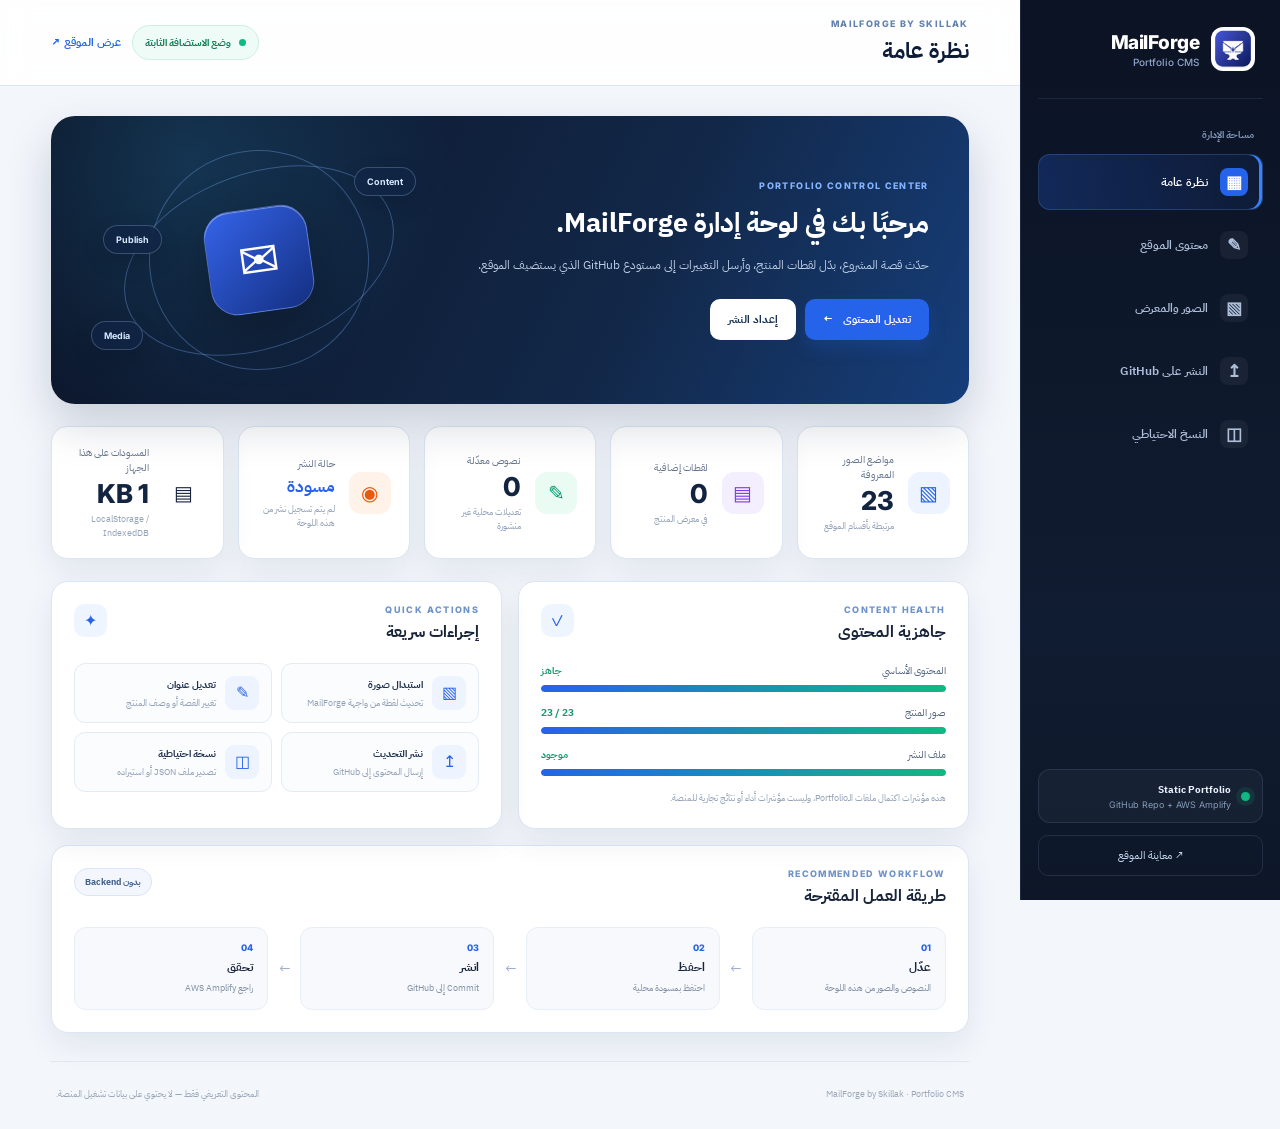
<file: admin.html>
<!doctype html>
<html lang="ar" dir="rtl">
<head>
  <meta charset="utf-8">
  <meta name="viewport" content="width=device-width, initial-scale=1">
  <meta name="theme-color" content="#0A0F1D">
  <title>لوحة إدارة MailForge Portfolio</title>
  <link rel="icon" type="image/png" href="assets/mailforge-logo.png">
  <link rel="preconnect" href="https://fonts.googleapis.com">
  <link rel="preconnect" href="https://fonts.gstatic.com" crossorigin>
  <link href="https://fonts.googleapis.com/css2?family=IBM+Plex+Sans+Arabic:wght@400;500;600;700&family=Inter:wght@400;500;600;700;800&display=swap" rel="stylesheet">
  <link rel="stylesheet" href="admin-dashboard.css">
</head>
<body>
  <div class="admin-shell">
    <aside class="sidebar" id="sidebar">
      <a class="side-brand" href="index.html">
        <img src="assets/mailforge-logo.png" alt="MailForge logo">
        <span><b>MailForge</b><small>Portfolio CMS</small></span>
      </a>
      <div class="side-label">مساحة الإدارة</div>
      <nav class="side-nav" aria-label="قائمة الإدارة">
        <button class="nav-item active" data-view="overview"><span>▦</span> نظرة عامة</button>
        <button class="nav-item" data-view="content"><span>✎</span> محتوى الموقع</button>
        <button class="nav-item" data-view="media"><span>▧</span> الصور والمعرض</button>
        <button class="nav-item" data-view="publish"><span>↥</span> النشر على GitHub</button>
        <button class="nav-item" data-view="backup"><span>◫</span> النسخ الاحتياطي</button>
      </nav>
      <div class="sidebar-bottom">
        <div class="storage-mini"><span class="pulse-dot"></span><div><b>Static Portfolio</b><small>GitHub Repo + AWS Amplify</small></div></div>
        <a href="index.html" class="view-site">↗ معاينة الموقع</a>
      </div>
    </aside>

    <main class="admin-main">
      <header class="topbar">
        <button class="mobile-menu" id="mobileMenu" aria-label="فتح القائمة">☰</button>
        <div><div class="top-kicker">MAILFORGE BY SKILLAK</div><h1 id="pageTitle">نظرة عامة</h1></div>
        <div class="top-actions">
          <span class="static-badge"><i></i> وضع الاستضافة الثابتة</span>
          <a class="top-link" href="index.html">عرض الموقع ↗</a>
        </div>
      </header>

      <div class="content-wrap">
        <section class="view-panel active" id="view-overview">
          <div class="welcome-banner">
            <div class="welcome-copy">
              <span class="eyebrow">PORTFOLIO CONTROL CENTER</span>
              <h2>مرحبًا بك في لوحة إدارة MailForge.</h2>
              <p>حدّث قصة المشروع، بدّل لقطات المنتج، وأرسل التغييرات إلى مستودع GitHub الذي يستضيف الموقع.</p>
              <div class="banner-actions"><button class="btn btn-primary" data-go="content">تعديل المحتوى <b>←</b></button><button class="btn btn-light" data-go="publish">إعداد النشر</button></div>
            </div>
            <div class="welcome-art" aria-hidden="true"><div class="art-orbit orbit-one"></div><div class="art-orbit orbit-two"></div><div class="art-logo">✉</div><span class="float-chip chip-a">Content</span><span class="float-chip chip-b">Media</span><span class="float-chip chip-c">Publish</span></div>
          </div>

          <div class="stats-grid">
            <article class="stat-card"><span class="stat-icon blue">▧</span><div><small>مواضع الصور المعروفة</small><strong id="statSlots">16</strong><em>مرتبطة بأقسام الموقع</em></div></article>
            <article class="stat-card"><span class="stat-icon violet">▤</span><div><small>لقطات إضافية</small><strong id="statCustom">0</strong><em>في معرض المنتج</em></div></article>
            <article class="stat-card"><span class="stat-icon green">✎</span><div><small>نصوص معدّلة</small><strong id="statText">0</strong><em>تعديلات محلية غير منشورة</em></div></article>
            <article class="stat-card"><span class="stat-icon orange">◉</span><div><small>حالة النشر</small><strong class="status-word" id="statPublish">محلي</strong><em id="lastPublish">لم يتم تسجيل نشر من هذه اللوحة</em></div></article>
            <article class="stat-card"><span class="stat-icon cyan">▤</span><div><small>المسودات على هذا الجهاز</small><strong id="statStorage">جارٍ القياس</strong><em>LocalStorage / IndexedDB</em></div></article>
          </div>

          <div class="two-column">
            <article class="panel-card">
              <div class="card-heading"><div><span class="eyebrow">CONTENT HEALTH</span><h3>جاهزية المحتوى</h3></div><span class="heading-icon">✓</span></div>
              <div class="health-row"><span>المحتوى الأساسي</span><b id="healthText">جاهز</b></div><div class="meter"><i id="meterText"></i></div>
              <div class="health-row"><span>صور المنتج</span><b id="healthImages">16 / 16</b></div><div class="meter"><i id="meterImages"></i></div>
              <div class="health-row"><span>ملف النشر</span><b id="healthJson">موجود</b></div><div class="meter"><i id="meterJson"></i></div>
              <p class="muted-note">هذه مؤشرات اكتمال ملفات الـPortfolio، وليست مؤشرات أداء أو نتائج تجارية للمنصة.</p>
            </article>
            <article class="panel-card">
              <div class="card-heading"><div><span class="eyebrow">QUICK ACTIONS</span><h3>إجراءات سريعة</h3></div><span class="heading-icon">✦</span></div>
              <div class="quick-actions">
                <button data-go="media"><span>▧</span><b>استبدال صورة</b><small>تحديث لقطة من واجهة MailForge</small></button>
                <button data-go="content"><span>✎</span><b>تعديل عنوان</b><small>تغيير القصة أو وصف المنتج</small></button>
                <button data-go="publish"><span>↥</span><b>نشر التحديث</b><small>إرسال المحتوى إلى GitHub</small></button>
                <button data-go="backup"><span>◫</span><b>نسخة احتياطية</b><small>تصدير ملف JSON أو استيراده</small></button>
              </div>
            </article>
          </div>

          <article class="panel-card roadmap-card">
            <div class="card-heading"><div><span class="eyebrow">RECOMMENDED WORKFLOW</span><h3>طريقة العمل المقترحة</h3></div><span class="small-tag">بدون Backend</span></div>
            <div class="workflow-steps">
              <div><i>01</i><b>عدّل</b><small>النصوص والصور من هذه اللوحة</small></div><span>←</span>
              <div><i>02</i><b>احفظ</b><small>احتفظ بمسودة محلية</small></div><span>←</span>
              <div><i>03</i><b>انشر</b><small>Commit إلى GitHub</small></div><span>←</span>
              <div><i>04</i><b>تحقق</b><small>راجع AWS Amplify</small></div>
            </div>
          </article>
        </section>

        <section class="view-panel" id="view-content">
          <div class="view-intro"><div><span class="eyebrow">SITE COPY</span><h2>محتوى الموقع</h2><p>عدّل نصوص القصة والعناوين والأقسام. القيم تحفظ كمسودة في هذا المتصفح حتى تنشرها.</p></div><button class="btn btn-primary" id="saveTextDraft">حفظ المسودة</button></div>
          <div class="content-toolbar"><input type="search" id="contentSearch" placeholder="ابحث عن عنوان أو قسم…"><span id="contentCount">تحميل الحقول…</span></div>
          <div id="contentFields" class="content-fields"></div>
        </section>

        <section class="view-panel" id="view-media">
          <div class="view-intro"><div><span class="eyebrow">MEDIA LIBRARY</span><h2>الصور والمعرض</h2><p>كل صورة لها موضع معروف داخل الموقع. استبدلها دون تغيير بقية الهوية البصرية.</p></div><span class="small-tag" id="mediaCounter">23 موضعًا</span></div>
          <div class="media-guidance"><b>معيار الصور</b><span>استخدم لقطات حقيقية من MailForge. PNG أو JPG أو WEBP، بحد أقصى 8MB للصورة. سيتم ضغطها إلى WEBP قبل الحفظ.</span></div>
          <div id="mediaSlots" class="media-grid"></div>
          <article class="panel-card add-gallery-card">
            <div class="card-heading"><div><span class="eyebrow">CUSTOM GALLERY</span><h3>إضافة لقطة شاشة جديدة</h3><p>أضف شاشة جديدة إلى معرض المنتج دون تعديل الكود.</p></div><span class="heading-icon">＋</span></div>
            <div class="add-gallery-form">
              <label>عنوان الصورة<input id="newImageTitle" type="text" maxlength="80" placeholder="مثال: إعدادات فريق العمل"></label>
              <label>وصف مختصر<input id="newImageCaption" type="text" maxlength="160" placeholder="ما الذي توضحه هذه الشاشة؟"></label>
              <label class="upload-drop"><input id="newImageFile" type="file" accept="image/png,image/jpeg,image/webp"><span>＋</span><b>اختر لقطة شاشة</b><small>PNG / JPG / WEBP — حتى 8MB</small></label>
              <button class="btn btn-primary" id="addGalleryImage">إضافة إلى المعرض</button>
            </div>
            <div id="customMediaList" class="custom-media-list"></div>
          </article>
        </section>

        <section class="view-panel" id="view-publish">
          <div class="view-intro"><div><span class="eyebrow">AWS AMPLIFY DELIVERY</span><h2>النشر والتخزين</h2><p>الموقع ثابت، ومستودع GitHub هو مكان حفظ الملفات والصور. لا تحتاج إلى خادم خاص لهذا الـPortfolio.</p></div><span class="small-tag">Static + GitHub</span></div>
          <div class="architecture-banner"><div class="arch-node"><b>GitHub Repository</b><small>Source · Images · Content · Version History</small></div><span>→</span><div class="arch-node active"><b>AWS Amplify Hosting</b><small>Static Hosting · Git Integration · Auto Deploy</small></div></div>
          <div class="panel-card github-settings">
            <div class="card-heading"><div><span class="eyebrow">REPOSITORY SETTINGS</span><h3>إعداد مستودع GitHub</h3><p>أدخل بيانات المستودع الذي يحتوي على index.html وملفات الموقع.</p></div><span class="heading-icon">⌘</span></div>
            <div class="github-form">
              <label>اسم المستخدم أو المؤسسة<input id="ghOwner" type="text" autocomplete="off" placeholder="MailforgeSkillak"></label>
              <label>اسم المستودع<input id="ghRepo" type="text" autocomplete="off" placeholder="MailForge_Portfolio"></label>
              <label>الفرع<input id="ghBranch" type="text" value="main" autocomplete="off"></label>
              <label>مسار ملف المحتوى<input id="ghPath" type="text" value="portfolio-content.json" readonly><small>ثابت في جذر الموقع حتى يستطيع index.html قراءته.</small></label>
              <label class="full-field">Fine-grained Personal Access Token<input id="ghToken" type="password" autocomplete="new-password" spellcheck="false" placeholder="github_pat_…"><small>لا يتم حفظ هذا الرمز في المتصفح أو ملف الموقع، ويُمسح بعد النشر.</small></label>
            </div>
            <div class="token-help"><b>صلاحيات الرمز المطلوبة:</b> Repository access لمستودع واحد فقط، ثم Contents: Read and write وMetadata: Read. لا تستخدم Token بصلاحيات Account كاملة، ولا تضعه داخل ملفات المشروع.</div>
            <div class="publish-actions"><button class="btn btn-outline" id="testGithub">اختبار الاتصال والوصول</button><button class="btn btn-primary" id="publishGithub">حفظ التحديث في GitHub ↗</button><button class="btn btn-outline" id="downloadContentFromPublish">تنزيل نسخة المحتوى</button></div>
            <div id="publishStatus" class="publish-status" role="status" aria-live="polite"></div>
          </div>
          <div class="two-column publish-notes">
            <article class="panel-card"><h3>ماذا يحدث بعد النشر؟</h3><p>تُرفع الصور الجديدة إلى <code>assets/managed/</code> ويُحدّث ملف <code>portfolio-content.json</code> في Commit واحد. إذا ربطت المستودع بتطبيق AWS Amplify، فكل تحديث على الفرع المحدد يطلق بناءً ونشرًا تلقائيًا للموقع.</p></article>
            <article class="panel-card"><h3>ماذا لا يفعل هذا النظام؟</h3><p>GitHub هنا مستودع مصدر وملفات عامة للموقع، وليس مساحة تخزين لبيانات زوار أو عملاء. لا ترفع قوائم بريد أو مستندات خاصة أو معلومات حساسة. إذا احتجت ملفات خاصة لاحقًا، أنشئ Backend وتخزينًا بصلاحيات حقيقية.</p></article>
          </div>
        </section>

        <section class="view-panel" id="view-backup">
          <div class="view-intro"><div><span class="eyebrow">BACKUP & RECOVERY</span><h2>النسخ الاحتياطي والاستعادة</h2><p>احتفظ بنسخة من المحتوى والصور قبل كل تحديث كبير.</p></div><span class="small-tag">Portable JSON</span></div>
          <div class="backup-grid">
            <article class="backup-card"><span class="backup-icon green">↓</span><h3>تصدير نسخة كاملة</h3><p>تجميع النصوص والصور الحالية ولقطات المعرض الإضافية داخل ملف JSON واحد.</p><button class="btn btn-primary" id="exportBackup">تنزيل النسخة الاحتياطية</button></article>
            <article class="backup-card"><span class="backup-icon blue">↑</span><h3>استعادة نسخة سابقة</h3><p>استيراد ملف JSON تم تصديره من لوحة الإدارة، مع معاينة التغييرات قبل النشر.</p><label class="btn btn-outline file-button">اختيار ملف JSON<input id="importBackup" type="file" accept="application/json,.json" hidden></label></article>
            <article class="backup-card"><span class="backup-icon orange">↺</span><h3>استعادة المحتوى الافتراضي</h3><p>حذف المسودات المحلية والعودة إلى ملفات النسخة المنشورة.</p><button class="btn btn-danger" id="resetDraft">استعادة الافتراضي</button></article>
          </div>
          <div class="backup-note"><b>نصيحة:</b> احتفظ بملف JSON بعد كل نشر ناجح، وكذلك بفرع GitHub أو Commit سابق للعودة إليه إذا احتجت إلى استرجاع نسخة الموقع.</div>
          <div class="activity-card"><div class="card-heading"><div><span class="eyebrow">LOCAL ACTIVITY</span><h3>آخر نشاط على هذا المتصفح</h3></div></div><div id="activityLog" class="activity-log"><p>لا يوجد نشاط مسجل حتى الآن.</p></div></div>
        </section>

        <footer class="admin-footer"><span>MailForge by Skillak · Portfolio CMS</span><span>المحتوى التعريفي فقط — لا يحتوي على بيانات تشغيل المنصة.</span></footer>
      </div>
    </main>
  </div>
  <div class="toast" id="toast" role="status" aria-live="polite"></div>
  <script src="admin-app.js"></script>
</body>
</html>
</file>
<file: admin-dashboard.css>
:root{--navy:#0a0f1d;--navy-2:#111b30;--navy-3:#182744;--blue:#2563eb;--blue-2:#3b82f6;--cyan:#38bdf8;--green:#10b981;--orange:#f97316;--violet:#8b5cf6;--text:#17243b;--muted:#64748b;--line:#dce5f2;--surface:#fff;--page:#f3f6fb;--shadow:0 12px 32px rgba(16,38,76,.08);--arabic:"IBM Plex Sans Arabic",Tahoma,sans-serif;--latin:Inter,Arial,sans-serif}*{box-sizing:border-box}html{scroll-behavior:smooth}body{margin:0;background:var(--page);color:var(--text);font-family:var(--arabic);font-size:14px}.admin-shell{min-height:100vh}.sidebar{position:fixed;inset:0 0 0 auto;width:260px;background:linear-gradient(180deg,#0b1324,#101c31 70%,#0d1728);color:#eaf1ff;padding:24px 17px;display:flex;flex-direction:column;z-index:20;border-left:1px solid rgba(148,177,222,.13)}.side-brand{display:flex;align-items:center;gap:12px;padding:3px 8px 27px;color:white;text-decoration:none;border-bottom:1px solid rgba(148,177,222,.12)}.side-brand img{width:44px;height:44px;object-fit:contain;border-radius:12px}.side-brand span{display:grid;gap:2px}.side-brand b{font:800 19px var(--latin);letter-spacing:-.5px}.side-brand small{font:500 10px var(--latin);color:#8fa5c8}.side-label{margin:28px 9px 12px;color:#8195b6;font-size:10px;font-weight:700}.side-nav{display:grid;gap:7px}.nav-item{display:flex;align-items:center;gap:12px;width:100%;border:1px solid transparent;background:transparent;color:#aebed8;padding:13px 14px;border-radius:12px;text-align:right;font:600 12px var(--arabic);cursor:pointer;transition:.2s}.nav-item span{display:grid;place-items:center;width:28px;height:28px;background:rgba(255,255,255,.05);border-radius:8px;font-size:17px}.nav-item:hover{background:rgba(255,255,255,.055);color:#fff}.nav-item.active{background:linear-gradient(90deg,rgba(37,99,235,.25),rgba(37,99,235,.08));border-color:rgba(96,165,250,.23);color:white;box-shadow:inset -3px 0 0 #3b82f6}.nav-item.active span{background:#2563eb;color:white}.sidebar-bottom{margin-top:auto;display:grid;gap:12px}.storage-mini{display:flex;align-items:center;gap:10px;padding:12px;border:1px solid rgba(148,177,222,.14);border-radius:12px;background:rgba(255,255,255,.035)}.pulse-dot{width:9px;height:9px;border-radius:50%;background:#10b981;box-shadow:0 0 0 5px rgba(16,185,129,.12)}.storage-mini div{display:grid;gap:2px}.storage-mini b{font-size:10px}.storage-mini small{color:#859ab9;font:9px var(--latin)}.view-site{display:block;text-align:center;text-decoration:none;color:#cbdaf3;border:1px solid rgba(148,177,222,.15);border-radius:10px;padding:11px;font-size:11px}.view-site:hover{background:rgba(255,255,255,.06)}.admin-main{margin-right:260px;min-height:100vh}.topbar{height:86px;background:rgba(255,255,255,.9);border-bottom:1px solid var(--line);display:flex;align-items:center;justify-content:space-between;padding:0 clamp(20px,4vw,54px);position:sticky;top:0;z-index:15;backdrop-filter:blur(14px)}.top-kicker{font:800 9px var(--latin);letter-spacing:1.4px;color:#6482b1;margin-bottom:5px}.topbar h1{margin:0;font-size:22px;color:#0e1d36}.top-actions{display:flex;align-items:center;gap:11px}.static-badge{display:flex;align-items:center;gap:8px;padding:9px 12px;background:#eefbf6;border:1px solid #cdeee1;border-radius:999px;color:#087c53;font-size:10px;font-weight:700}.static-badge i{width:7px;height:7px;border-radius:50%;background:#10b981}.top-link{color:#2563eb;font-size:11px;font-weight:700;text-decoration:none}.mobile-menu{display:none}.content-wrap{width:min(1420px,100%);padding:30px clamp(18px,4vw,54px) 20px;margin:auto}.view-panel{display:none;animation:panelIn .35s ease}.view-panel.active{display:block}@keyframes panelIn{from{opacity:0;transform:translateY(8px)}to{opacity:1;transform:translateY(0)}}.welcome-banner{position:relative;overflow:hidden;min-height:270px;border-radius:24px;padding:34px 40px;display:grid;grid-template-columns:1.2fr .8fr;align-items:center;background:radial-gradient(circle at 15% 15%,rgba(56,189,248,.17),transparent 32%),linear-gradient(116deg,#0b1427 0%,#122747 62%,#163e7a 100%);color:#fff;box-shadow:0 20px 46px rgba(9,28,62,.18)}.welcome-copy{position:relative;z-index:2}.eyebrow{display:block;font:800 9px var(--latin);letter-spacing:1.35px;color:#6f93c9}.welcome-banner .eyebrow{color:#84b4ff}.welcome-banner h2{font-size:27px;margin:12px 0 9px;line-height:1.5}.welcome-banner p{color:#bdcde5;font-size:12px;line-height:2;max-width:620px;margin:0}.banner-actions{display:flex;gap:9px;margin-top:22px}.btn{display:inline-flex;align-items:center;justify-content:center;gap:10px;padding:11px 17px;border:1px solid transparent;border-radius:10px;font:700 11px var(--arabic);text-decoration:none;cursor:pointer;transition:.2s}.btn:hover{transform:translateY(-2px)}.btn-primary{background:#2563eb;color:white;box-shadow:0 8px 18px rgba(37,99,235,.2)}.btn-primary:hover{background:#1d4ed8}.btn-light{background:#fff;color:#173154}.btn-outline{background:#fff;border-color:#d7e2f0;color:#29415f}.btn-danger{background:#fff1f1;border-color:#ffd4d4;color:#b42318}.welcome-art{position:relative;height:220px;display:grid;place-items:center}.art-orbit{position:absolute;border:1px solid rgba(123,177,255,.34);border-radius:50%;transform:rotate(-20deg)}.orbit-one{width:280px;height:175px}.orbit-two{width:220px;height:220px;transform:rotate(40deg)}.art-logo{width:104px;height:104px;display:grid;place-items:center;border-radius:27px;background:linear-gradient(140deg,#3564ea,#142f81);border:1px solid rgba(255,255,255,.23);box-shadow:0 20px 55px rgba(0,0,0,.28),inset 0 1px rgba(255,255,255,.35);font-size:49px;color:white;transform:rotate(-8deg)}.float-chip{position:absolute;padding:8px 12px;border:1px solid rgba(177,210,255,.25);background:rgba(17,37,70,.72);backdrop-filter:blur(8px);border-radius:999px;color:#d7e8ff;font:700 9px var(--latin);box-shadow:0 8px 22px rgba(0,0,0,.15)}.chip-a{top:17px;right:10px}.chip-b{bottom:20px;left:0}.chip-c{top:75px;left:12px}.stats-grid{display:grid;grid-template-columns:repeat(5,minmax(0,1fr));gap:14px;margin:22px 0}.stat-card{background:white;border:1px solid var(--line);border-radius:16px;padding:18px;display:flex;gap:14px;align-items:center;box-shadow:var(--shadow)}.stat-icon{width:42px;height:42px;display:grid;place-items:center;border-radius:12px;font-size:20px;flex:none}.stat-icon.blue{color:#2563eb;background:#edf4ff}.stat-icon.violet{color:#7c3aed;background:#f3efff}.stat-icon.green{color:#059669;background:#e9fbf3}.stat-icon.orange{color:#ea580c;background:#fff3e9}.stat-card div{display:grid;gap:3px;min-width:0}.stat-card small{font-size:10px;color:#63748e}.stat-card strong{font:800 26px var(--latin);color:#132440}.stat-card em{font-style:normal;font-size:9px;color:#94a3b8}.stat-card .status-word{font:800 17px var(--arabic);color:#2563eb}.two-column{display:grid;grid-template-columns:1fr 1fr;gap:16px;margin-bottom:16px}.panel-card{padding:22px;background:white;border:1px solid var(--line);border-radius:17px;box-shadow:var(--shadow)}.card-heading{display:flex;align-items:flex-start;justify-content:space-between;gap:12px;margin-bottom:19px}.card-heading h3{margin:5px 0 0;font-size:16px}.card-heading p{margin:5px 0 0;color:#71829a;font-size:10px;line-height:1.8}.heading-icon{width:33px;height:33px;border-radius:10px;background:#eff5ff;color:#2563eb;display:grid;place-items:center;font-size:16px;flex:none}.health-row{display:flex;justify-content:space-between;align-items:center;margin:13px 0 7px;font-size:10px;color:#52627a}.health-row b{font-size:10px;color:#0f9a69}.meter{height:7px;background:#eef2f7;border-radius:20px;overflow:hidden}.meter i{height:100%;width:100%;display:block;border-radius:20px;background:linear-gradient(90deg,#2563eb,#10b981)}.muted-note{font-size:9px;color:#94a3b8;line-height:1.8;margin:14px 0 0}.quick-actions{display:grid;grid-template-columns:1fr 1fr;gap:9px}.quick-actions button{display:grid;grid-template-columns:34px 1fr;grid-template-rows:auto auto;align-items:center;text-align:right;column-gap:9px;padding:12px;border:1px solid #e5ebf3;border-radius:11px;background:#fbfcfe;cursor:pointer;font-family:var(--arabic)}.quick-actions button:hover{border-color:#9cbdf6;background:#f5f8ff}.quick-actions button span{grid-row:span 2;width:34px;height:34px;display:grid;place-items:center;background:#edf4ff;color:#2563eb;border-radius:9px;font-size:16px}.quick-actions b{font-size:10px;color:#20314e}.quick-actions small{font-size:9px;color:#91a0b5;margin-top:3px}.roadmap-card{margin-top:16px}.small-tag{border:1px solid #d9e6f6;background:#f3f7fd;color:#45638f;padding:6px 10px;border-radius:999px;font-size:9px;font-weight:700}.workflow-steps{display:grid;grid-template-columns:1fr 20px 1fr 20px 1fr 20px 1fr;align-items:center;gap:6px}.workflow-steps>div{display:grid;gap:5px;padding:14px;background:#f7f9fd;border:1px solid #e8eef6;border-radius:12px}.workflow-steps i{font:800 9px var(--latin);font-style:normal;color:#2563eb}.workflow-steps b{font-size:12px}.workflow-steps small{font-size:9px;color:#8190a6}.workflow-steps>span{text-align:center;color:#9bb0cf}.view-intro{display:flex;justify-content:space-between;align-items:flex-end;gap:18px;margin-bottom:21px}.view-intro h2{margin:5px 0 5px;font-size:26px}.view-intro p{margin:0;color:#71829a;font-size:11px;line-height:1.8}.content-toolbar{display:flex;justify-content:space-between;align-items:center;gap:12px;padding:12px;background:white;border:1px solid var(--line);border-radius:12px;margin-bottom:16px}.content-toolbar input{width:min(440px,100%);border:1px solid #dbe4f0;border-radius:9px;padding:11px 13px;font:11px var(--arabic);outline:none}.content-toolbar input:focus{border-color:#7aa7f9;box-shadow:0 0 0 3px rgba(37,99,235,.08)}.content-toolbar span{font-size:10px;color:#71829a}.content-fields{display:grid;grid-template-columns:1fr 1fr;gap:13px}.field-card{background:white;border:1px solid var(--line);border-radius:13px;padding:15px;box-shadow:0 5px 18px rgba(16,38,76,.04)}.field-card label{display:block;font-size:10px;font-weight:700;color:#334764;margin-bottom:8px}.field-card textarea{display:block;width:100%;min-height:78px;resize:vertical;border:1px solid #e0e8f2;border-radius:9px;padding:10px 12px;background:#fbfcfe;color:#1c2f4d;font:11px/1.9 var(--arabic);outline:none}.field-card textarea:focus{border-color:#6b9cf5;box-shadow:0 0 0 3px rgba(37,99,235,.08)}.field-card .field-meta{display:flex;justify-content:space-between;gap:10px;margin-top:7px;font-size:9px;color:#94a3b8}.media-guidance{display:flex;flex-direction:column;gap:4px;border:1px solid #cfe5ff;background:#f1f7ff;color:#35557e;border-radius:12px;padding:13px 16px;margin-bottom:15px;font-size:10px;line-height:1.8}.media-guidance b{color:#1e4c8b;font-size:11px}.media-grid{display:grid;grid-template-columns:repeat(3,1fr);gap:13px;margin-bottom:18px}.media-card{background:#fff;border:1px solid var(--line);border-radius:14px;overflow:hidden;box-shadow:0 6px 18px rgba(16,38,76,.05)}.media-card img{display:block;width:100%;height:150px;object-fit:contain;object-position:center;background:#eef2f7}.media-card-body{padding:12px;display:grid;gap:8px}.media-card-body b{font-size:11px}.media-card-body small{font-size:9px;color:#8897ac}.media-card-actions{display:flex;gap:7px;flex-wrap:wrap}.media-card-actions label,.media-card-actions button{display:inline-flex;justify-content:center;align-items:center;border:1px solid #d8e4f5;background:#f5f8fe;color:#30558a;border-radius:8px;padding:7px 10px;font:700 9px var(--arabic);cursor:pointer}.media-card-actions label:hover,.media-card-actions button:hover{border-color:#8db2f4}.media-card-actions button{background:#fff;color:#7d8ba0}.add-gallery-card{margin-top:16px}.add-gallery-form{display:grid;grid-template-columns:1fr 1fr 1.2fr auto;align-items:end;gap:10px}.add-gallery-form label:not(.upload-drop){display:grid;gap:6px;color:#52637e;font-size:10px;font-weight:700}.add-gallery-form input[type=text]{width:100%;min-width:0;padding:10px 11px;border:1px solid #dce5f1;border-radius:9px;outline:none;font:10px var(--arabic)}.upload-drop{position:relative;min-height:62px;border:1px dashed #a9c2e8;border-radius:10px;background:#f7faff;display:flex;align-items:center;justify-content:center;gap:6px;flex-wrap:wrap;padding:9px;cursor:pointer}.upload-drop span{width:23px;height:23px;border-radius:7px;background:#e4efff;color:#2563eb;display:grid;place-items:center}.upload-drop b{font-size:9px;color:#31517f}.upload-drop small{width:100%;text-align:center;font-size:8px;color:#94a3b8}.upload-drop input{position:absolute;inset:0;width:100%;height:100%;opacity:0;cursor:pointer}.custom-media-list{display:grid;grid-template-columns:repeat(3,1fr);gap:10px;margin-top:18px}.custom-item{display:grid;grid-template-columns:76px 1fr auto;gap:9px;align-items:center;padding:8px;border:1px solid #e2eaf4;border-radius:10px}.custom-item img{width:76px;height:54px;object-fit:cover;border-radius:6px;background:#edf1f6}.custom-item div{min-width:0;display:grid;gap:3px}.custom-item b{font-size:9px;overflow:hidden;text-overflow:ellipsis;white-space:nowrap}.custom-item small{font-size:8px;color:#93a0b1}.custom-item button{border:0;border-radius:7px;background:#fff1f1;color:#b42318;padding:7px 8px;cursor:pointer;font-size:9px}.architecture-banner{display:grid;grid-template-columns:1fr 50px 1fr;align-items:center;margin-bottom:16px;padding:20px;background:linear-gradient(110deg,#0b1830,#123c7c);border-radius:16px;color:#fff}.arch-node{display:grid;gap:5px;text-align:center;padding:18px 12px;border:1px solid rgba(176,204,255,.2);background:rgba(255,255,255,.06);border-radius:12px}.arch-node b{font:700 13px var(--latin)}.arch-node small{color:#a7c2ed;font-size:9px}.arch-node.active{background:rgba(37,99,235,.25);border-color:#5c98ff}.architecture-banner>span{text-align:center;color:#93c5fd;font-size:22px}.github-settings{padding:24px}.github-form{display:grid;grid-template-columns:repeat(3,1fr);gap:12px}.github-form label{display:grid;gap:6px;color:#52637e;font-size:10px;font-weight:700}.github-form input{width:100%;min-width:0;border:1px solid #dbe4f0;border-radius:9px;padding:11px 12px;outline:none;font:11px var(--latin);direction:ltr;text-align:left}.github-form input:focus{border-color:#76a2f7;box-shadow:0 0 0 3px rgba(37,99,235,.08)}.github-form .full-field{grid-column:1/-1}.github-form .full-field input{font:11px var(--latin)}.github-form small{font-weight:400;color:#94a3b8;line-height:1.6}.token-help{background:#fff8eb;border:1px solid #f5dfb5;color:#806025;border-radius:10px;padding:12px 14px;margin-top:16px;font-size:10px;line-height:1.9}.token-help b{color:#704b0e}.publish-actions{display:flex;gap:9px;margin-top:16px;flex-wrap:wrap}.publish-status{min-height:24px;margin-top:12px;font-size:10px;line-height:1.8;color:#0b8b60}.publish-status.error{color:#c2410c}.publish-notes{margin-top:15px}.publish-notes p{font-size:10px;color:#74849a;line-height:2;margin:0}.publish-notes code{direction:ltr;display:inline-block;padding:1px 4px;background:#f0f4fa;border-radius:4px;color:#345}.backup-grid{display:grid;grid-template-columns:repeat(3,1fr);gap:14px}.backup-card{padding:21px;border:1px solid var(--line);border-radius:15px;background:#fff;box-shadow:var(--shadow);display:flex;flex-direction:column;align-items:flex-start}.backup-icon{width:42px;height:42px;border-radius:12px;display:grid;place-items:center;font-size:20px;margin-bottom:13px}.backup-icon.green{background:#e8fbf2;color:#059669}.backup-icon.blue{background:#edf4ff;color:#2563eb}.backup-icon.orange{background:#fff3e8;color:#ea580c}.backup-card h3{font-size:14px;margin:0 0 6px}.backup-card p{min-height:58px;color:#75849a;font-size:10px;line-height:1.9;margin:0 0 17px}.backup-note{margin:16px 0;padding:14px 16px;border-radius:11px;background:#eef6ff;border:1px solid #d6e8ff;color:#456184;font-size:10px;line-height:1.9}.backup-note b{color:#1d4f92}.activity-card{margin-top:18px;padding:20px;background:white;border:1px solid var(--line);border-radius:15px}.activity-log{display:grid;gap:8px}.activity-log p{margin:0;color:#9aa7b8;font-size:10px}.activity-item{display:flex;justify-content:space-between;gap:10px;padding:10px 0;border-bottom:1px solid #edf1f6;font-size:10px}.activity-item span{color:#60728b}.activity-item time{color:#9aa7b8;direction:ltr}.admin-footer{display:flex;justify-content:space-between;gap:15px;padding:25px 5px 8px;margin-top:28px;border-top:1px solid #e0e7f0;color:#9aa7b8;font-size:9px}.toast{position:fixed;bottom:22px;left:22px;z-index:50;max-width:min(420px,calc(100vw - 44px));padding:13px 17px;border-radius:11px;background:#0f1c33;color:#fff;box-shadow:0 12px 35px rgba(0,0,0,.2);font-size:11px;line-height:1.8;opacity:0;transform:translateY(12px);pointer-events:none;transition:.25s}.toast.show{opacity:1;transform:translateY(0)}.file-button input{display:none}
@media(max-width:1120px){.sidebar{width:225px}.admin-main{margin-right:225px}.media-grid{grid-template-columns:repeat(2,1fr)}.add-gallery-form{grid-template-columns:1fr 1fr}.add-gallery-form .btn{grid-column:span 2}.github-form{grid-template-columns:1fr 1fr}}
@media(max-width:760px){.sidebar{width:270px;transform:translateX(105%);transition:transform .25s;box-shadow:-15px 0 35px rgba(0,0,0,.18)}.sidebar.open{transform:translateX(0)}.admin-main{margin-right:0}.topbar{height:76px;padding:0 15px;gap:12px}.topbar h1{font-size:18px}.mobile-menu{display:grid;place-items:center;width:37px;height:37px;border:1px solid #dce5f0;border-radius:9px;background:#fff;color:#25466f}.top-actions{margin-right:auto}.static-badge{font-size:8px;padding:7px 8px}.top-link{font-size:9px}.content-wrap{padding:18px 14px}.welcome-banner{grid-template-columns:1fr;min-height:0;padding:25px 23px}.welcome-art{height:160px;margin-top:10px}.art-logo{width:80px;height:80px;font-size:38px}.orbit-one{width:220px;height:130px}.orbit-two{width:170px;height:170px}.stats-grid{grid-template-columns:1fr 1fr;gap:9px}.stat-card{padding:13px;gap:9px}.stat-icon{width:35px;height:35px}.stat-card strong{font-size:21px}.two-column{grid-template-columns:1fr}.workflow-steps{grid-template-columns:1fr 20px 1fr;row-gap:8px}.workflow-steps>span:nth-of-type(2){display:none}.content-fields{grid-template-columns:1fr}.media-grid{grid-template-columns:repeat(2,1fr)}.custom-media-list{grid-template-columns:1fr 1fr}.backup-grid{grid-template-columns:1fr}.backup-card p{min-height:0}.architecture-banner{grid-template-columns:1fr 24px 1fr;padding:12px}.arch-node{padding:13px 7px}.arch-node b{font-size:10px}.admin-footer{flex-direction:column}.view-intro{align-items:flex-start;flex-direction:column}.view-intro .btn{align-self:stretch}.publish-notes{grid-template-columns:1fr}}
@media(max-width:480px){.top-actions .static-badge{display:none}.welcome-banner h2{font-size:22px}.welcome-banner p{font-size:11px}.banner-actions{flex-direction:column}.stats-grid{grid-template-columns:1fr 1fr}.quick-actions{grid-template-columns:1fr}.workflow-steps{grid-template-columns:1fr 14px 1fr}.workflow-steps>div{padding:10px}.workflow-steps small{font-size:8px}.media-grid{grid-template-columns:1fr}.media-card img{height:180px}.add-gallery-form{grid-template-columns:1fr}.add-gallery-form .btn{grid-column:auto}.custom-media-list{grid-template-columns:1fr}.github-form{grid-template-columns:1fr}.github-form .full-field{grid-column:auto}.publish-actions{flex-direction:column}.publish-actions .btn{width:100%}.content-toolbar{align-items:stretch;flex-direction:column}.architecture-banner{grid-template-columns:1fr}.architecture-banner>span{transform:rotate(90deg);line-height:22px}.workflow-steps>span:nth-of-type(2){display:block}}
</file>
